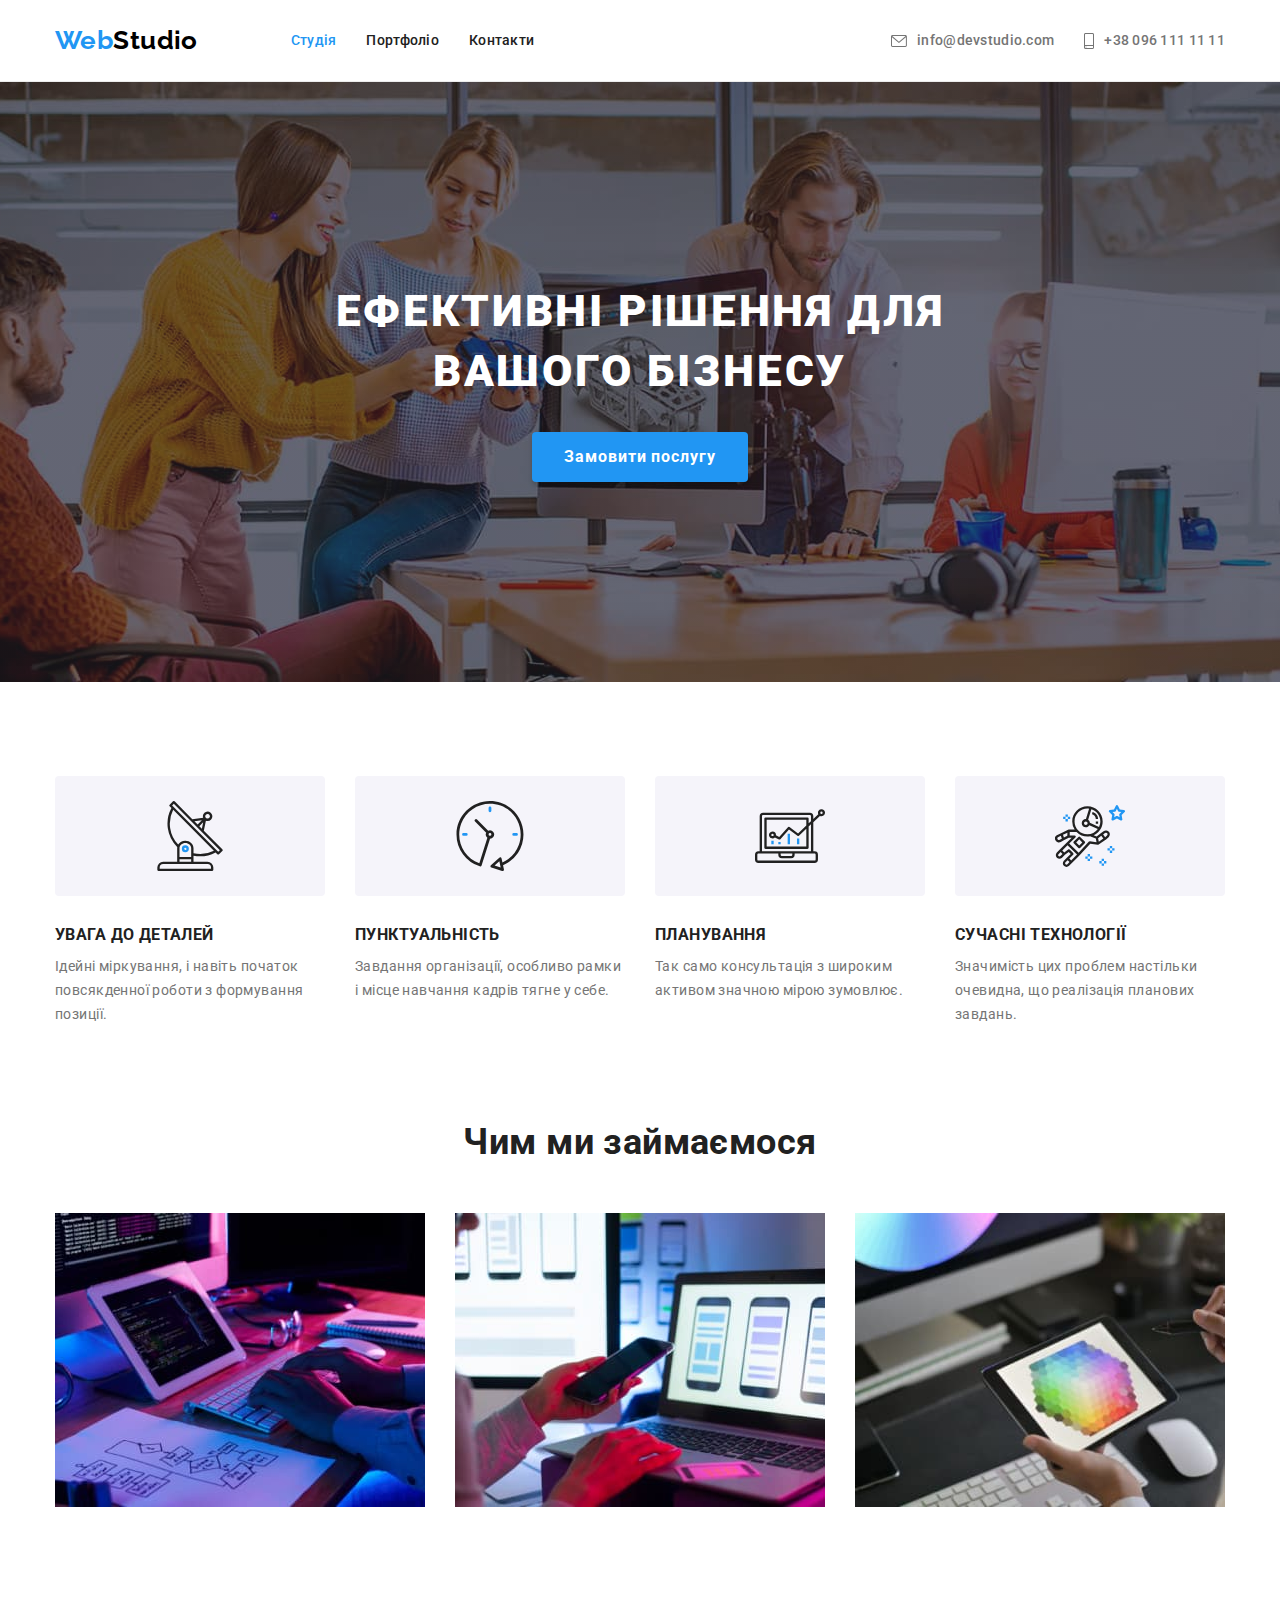
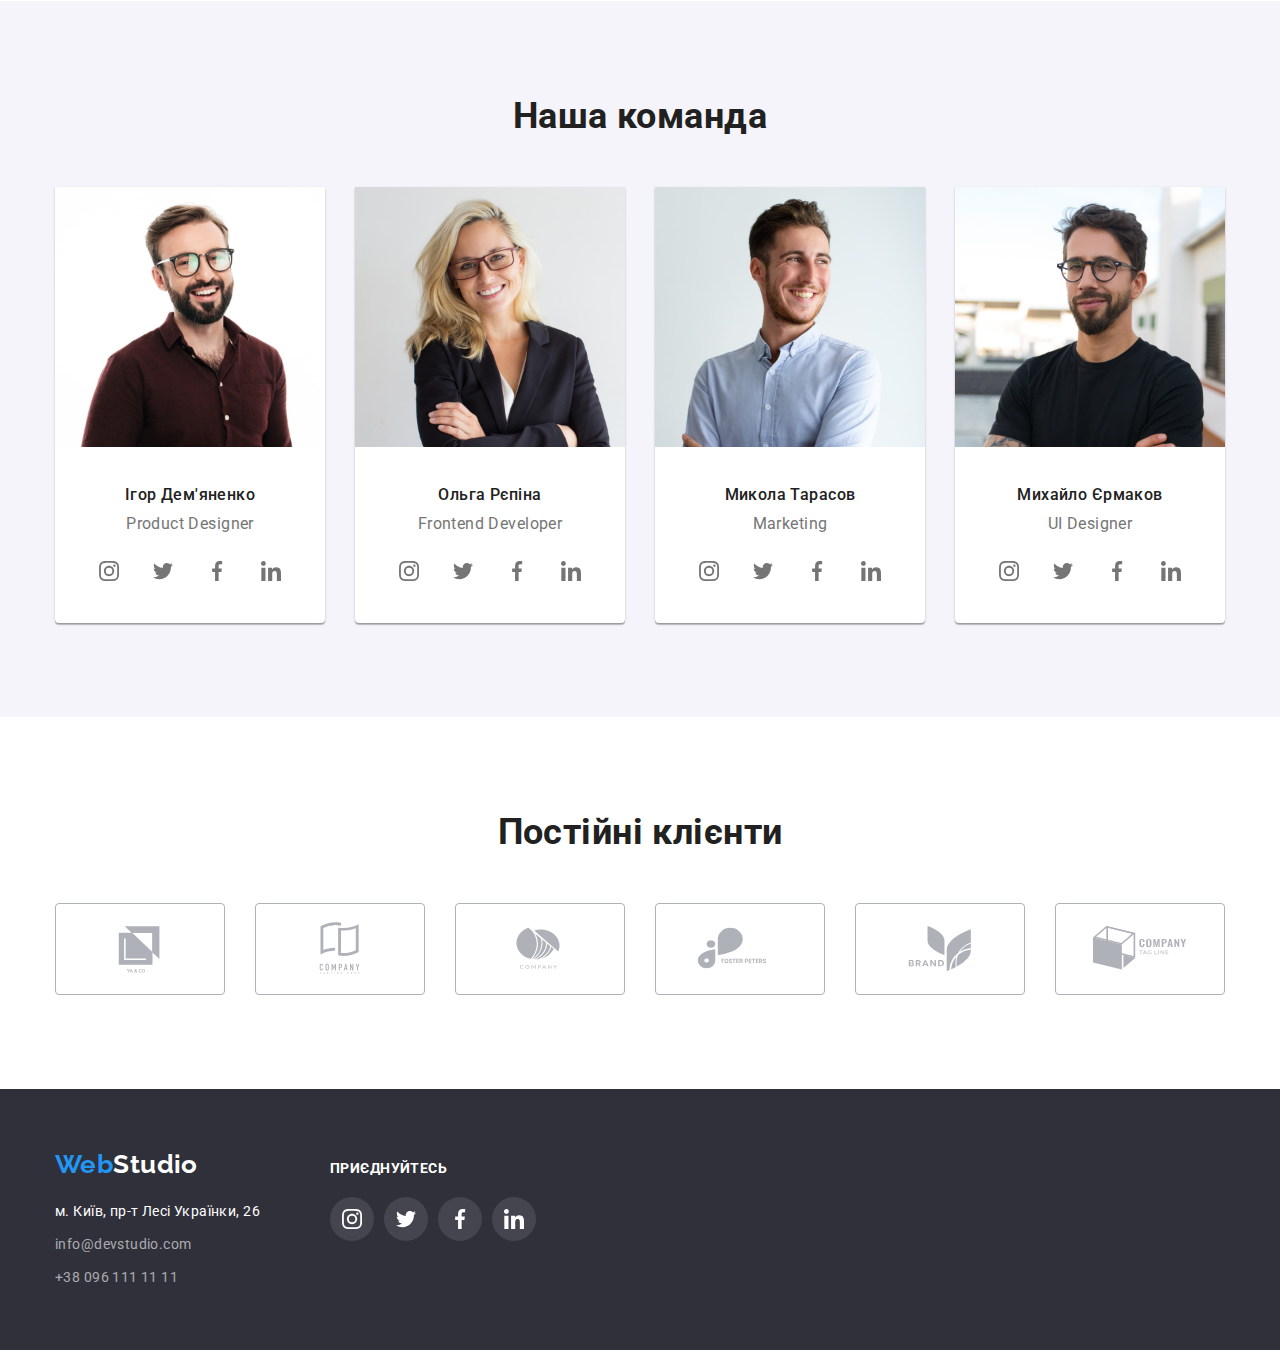
<file: index.html>
<!DOCTYPE html>
<html lang="uk">
<head>
    <meta charset="UTF-8">
    <meta http-equiv="X-UA-Compatible" content="IE=edge">
    <meta name="viewport" content="width=device-width, initial-scale=1.0">

    <link rel="stylesheet" href="https://cdnjs.cloudflare.com/ajax/libs/modern-normalize/1.1.0/modern-normalize.min.css">
    
    <link rel="preconnect" href="https://fonts.googleapis.com">
    <link rel="preconnect" href="https://fonts.gstatic.com" crossorigin>
    <link href="https://fonts.googleapis.com/css2?family=Raleway:wght@700&family=Roboto:wght@400;500;700;900&display=swap"
        rel="stylesheet">

    <link rel="stylesheet" href="./css/styles.css">
    <title>WebStudio</title>
</head>
<body>
    <!-- шапка -->
    <header>
        <div class="container header-flex">
            <nav class="nav">
                <a href="./index.html" class="logo primary"><span class="logoblue">Web</span>Studio</a>
                <ul class="site-nav list">
                    <li class="item"><a href="" class="links color current">Студія</a></li>
                    <li class="item"><a href="./portfolio.html" class="links color">Портфоліо</a></li>
                    <li class="item"><a href="" class="links color">Контакти</a></li>
                </ul>
            </nav>
            <ul class="connect-with-us list">
                <li class="item">
                    <a href="mailto:info@devstudio.com" class="links"> 
                        <svg class="icon mail">
                            <use href="./images/sprite.svg#icon-mail"></use>
                        </svg>
                        info@devstudio.com
                    </a>
                </li>

                <li class="item">
                    <a href="tel:+380961111111" class="links">
                        <svg class="icon tel">
                            <use href="./images/sprite.svg#icon-smartphone"></use>
                        </svg>
                        +38 096 111 11 11
                    </a>
                </li>
            </ul>
        </div>
    </header>
    <!-- мейн -->
    <main>
       <!-- герой -->
        <section class="hero">
            <div class="container hero-flex">
                <h1 class="hero-title">Ефективні рішення для вашого бізнесу</h1>
                <button type="button" class="button">Замовити послугу</button>
            </div>
        </section>
        <!-- головні якості -->
        <section class="section">
            <div class="qualities-flex container ">
                <h2 class="section-title hidden">Головні якості</h2>
                <ul class="qualities list">
                    <li class="item">
                        <div class="thumb">
                            <svg class="icon">
                                <use href="./images/sprite.svg#icon-antenna"></use>
                            </svg>
                        </div>
                        <h3 class="qualitie-title">УВАГА ДО ДЕТАЛЕЙ</h3>
                        <p>Ідейні міркування, і навіть початок повсякденної роботи з формування позиції.</p>
                    </li>

                    <li class="item">
                        <div class="thumb">
                            <svg class="icon">
                                <use href="./images/sprite.svg#icon-clock"></use>
                            </svg>
                        </div>
                        <h3 class="qualitie-title">ПУНКТУАЛЬНІСТЬ</h3>
                        <p>Завдання організації, особливо рамки і місце навчання кадрів тягне у себе.</p>
                    </li>

                    <li class="item">
                        <div class="thumb">
                            <svg class="icon">
                                <use href="./images/sprite.svg#icon-diagram"></use>
                            </svg>
                        </div>
                        <h3 class="qualitie-title">ПЛАНУВАННЯ</h3>
                        <p>Так само консультація з широким активом значною мірою зумовлює.</p>
                    </li>

                    <li class="item">
                        <div class="thumb">
                            <svg class="icon">
                                <use href="./images/sprite.svg#icon-astronaut"></use>
                            </svg>
                        </div>
                        <h3 class="qualitie-title">СУЧАСНІ ТЕХНОЛОГІЇ</h3>
                        <p>Значимість цих проблем настільки очевидна, що реалізація планових завдань.</p>
                    </li>
                </ul>
            </div>
        </section>
        <!-- чим ми займаємося -->
        <section class="section what-do-we-do">
            <div class="container activity-flex">
                <h2 class="section-title no-padding">Чим ми займаємося</h2>
                <ul class="activity list">
                    <li class="item"><img src="./images/wprocess1.jpg" width="370" height="294" alt="людина працює за планшетом з клавіатурою"></li> 
                    <li class="item"><img src="./images/wprocess2.jpg" width="370" height="294" alt="людина працює за ноутбуком" ></li>
                    <li class="item"><img src="./images/wprocess3.jpg"  width="370" height="294" alt="людина працює за планшетом"></li>
                </ul>
            </div>
        </section>
        <!-- наша команда -->
        <section class="team section">
            <div class="container">
                <h2 class="section-title">Наша команда</h2>
                <ul class="team-flex list">
                    <li class="item">
                        <img src="./images/igor'.jpg" width="270" height="260" alt="Ігор">
                        <h3 class="name">Ігор Дем'яненко</h3>
                        <p lang="en" class="role">Product Designer</p>
                        <ul class=" icons-team list">
                            <li class="item">
                                <a class="link" href="">
                                    <svg class="icon">
                                        <use href="./images/sprite.svg#icon-instagram"></use>
                                    </svg>
                                    <p class="hidden">instagram</p>
                                </a>
                            </li>
                            <li class="item">
                                <a class="link" href="">
                                    <svg class="icon">
                                        <use href="./images/sprite.svg#icon-twitter"></use>
                                    </svg>
                                    <p class="hidden">twitter</p>
                                </a>
                            </li>
                            <li class="item">
                                <a class="link" href="">
                                    <svg class="icon">
                                        <use href="./images/sprite.svg#icon-facebook"></use>
                                    </svg>
                                    <p class="hidden">facebook</p>
                                </a>
                            </li>
                            <li class="item">
                                <a class="link" href="">
                                    <svg class="icon">
                                        <use href="./images/sprite.svg#icon-linkedin"></use>
                                    </svg>
                                    <p class="hidden">linkedin</p>
                                </a>
                            </li>
                        </ul>
                    </li>

                    <li class="item">
                        <img src="./images/ol'ga.jpg" width="270" height="260" alt="Ольга">
                        <h3 class="name">Ольга Рєпіна</h3>
                        <p lang="en" class="role">Frontend Developer</p>
                        <ul class="icons-team list">
                            <li class="item">
                                <a class="link" href="">
                                    <svg class="icon">
                                        <use href="./images/sprite.svg#icon-instagram"></use>
                                    </svg>
                                    <p class="hidden">instagram</p>
                                </a>
                            </li>
                            <li class="item">
                                <a class="link" href="">
                                    <svg class="icon">
                                        <use href="./images/sprite.svg#icon-twitter"></use>
                                    </svg>
                                    <p class="hidden">twitter</p>
                                </a>
                            </li>
                            <li class="item">
                                <a class="link" href="">
                                    <svg class="icon">
                                        <use href="./images/sprite.svg#icon-facebook"></use>
                                    </svg>
                                    <p class="hidden">facebook</p>
                                </a>
                            </li>
                            <li class="item">
                                <a class="link" href="">
                                    <svg class="icon">
                                        <use href="./images/sprite.svg#icon-linkedin"></use>
                                    </svg>
                                    <p class="hidden">linkedin</p>
                                </a>
                            </li>
                        </ul>
                        </li>
                    </li>

                    <li class="item">
                        <img src="./images/mykola.jpg" width="270" height="260" alt="Микола">
                        <h3 class="name">Микола Тарасов</h3>
                        <p lang="en" class="role">Marketing</p>
                        <ul class="icons-team list">
                            <li class="item">
                                <a class="link" href="">
                                    <svg class="icon">
                                        <use href="./images/sprite.svg#icon-instagram"></use>
                                    </svg>
                                    <p class="hidden">instagram</p>
                                </a>
                            </li>
                            <li class="item">
                                <a class="link" href="">
                                    <svg class="icon">
                                        <use href="./images/sprite.svg#icon-twitter"></use>
                                    </svg>
                                    <p class="hidden">twitter</p>
                                </a>
                            </li>
                            <li class="item">
                                <a class="link" href="">
                                    <svg class="icon">
                                        <use href="./images/sprite.svg#icon-facebook"></use>
                                    </svg>
                                    <p class="hidden">facebook</p>
                                </a>
                            </li>
                            <li class="item">
                                <a class="link" href="">
                                    <svg class="icon">
                                        <use href="./images/sprite.svg#icon-linkedin"></use>
                                    </svg>
                                    <p class="hidden">linkedin</p>
                                </a>
                            </li>
                        </ul>
                        </li>
                    </li>
                    
                    <li class="item">
                        <img src="./images/mykhail.jpg" width="270" height="260" alt="Михайло">
                        <h3 class="name">Михайло Єрмаков</h3>
                        <p lang="en" class="role">UI Designer</p>
                        <ul class="icons-team list">
                            <li class="item">
                                <a class="link" href="">
                                    <svg class="icon">
                                        <use href="./images/sprite.svg#icon-instagram"></use>
                                    </svg>
                                    <p class="hidden">instagram</p>
                                </a>
                            </li>
                            <li class="item">
                                <a class="link" href="">
                                    <svg class="icon">
                                        <use href="./images/sprite.svg#icon-twitter"></use>
                                    </svg>
                                    <p class="hidden">twitter</p>
                                </a>
                            </li>
                            <li class="item">
                                <a class="link" href="">
                                    <svg class="icon">
                                        <use href="./images/sprite.svg#icon-facebook"></use>
                                    </svg>
                                    <p class="hidden">facebook</p>
                                </a>
                            </li>
                            <li class="item">
                                <a class="link" href="">
                                    <svg class="icon">
                                        <use href="./images/sprite.svg#icon-linkedin"></use>
                                    </svg>
                                    <p class="hidden">linkedin</p>
                                </a>
                            </li>
                        </ul>
                        </li>
                    </li>
                </ul>
            </div>
       </section>
       <!-- наші клієнти -->
       <section class="clients section">
            <div class="container">
                <h2 class="section-title">Постійні клієнти</h2>
                <ul class="clients-flex list">
                    <li class="item">
                        <a class="link" href="">
                            <svg class="icon">
                                <use href="./images/sprite.svg#icon-Logo1"></use>
                            </svg>
                        </a>
                    </li>

                   <li class="item">
                       <a class="link" href="">
                            <svg class="icon">
                                <use href="./images/sprite.svg#icon-Logo2"></use>
                            </svg>
                       </a>
                   </li>

                   <li class="item">
                       <a class="link" href="">
                           <svg class="icon">
                                <use href="./images/sprite.svg#icon-Logo3"></use>
                            </svg>
                       </a>
                   </li>

                   <li class="item">
                       <a class="link" href="">
                            <svg class="icon">
                                <use href="./images/sprite.svg#icon-Logo4"></use>
                            </svg>
                       </a>
                   </li>

                   <li class="item">
                       <a class="link" href="">
                            <svg class="icon">
                                <use href="./images/sprite.svg#icon-Logo5"></use>
                            </svg>
                       </a>
                   </li>

                   <li class="item">
                       <a class="link" href="">
                           <svg class="icon">
                               <use href="./images/sprite.svg#icon-Logo6"></use>
                           </svg>
                       </a>
                   </li>
                </ul>
            </div>
       </section>
    </main>
    <!-- підвал -->
    <footer>
        <div class="container footer-flex">
            <div class="street">
                <a href="./index.html" class="logo secondary"><span class="logoblue">Web</span>Studio</a>
                <address>
                    <p class="address color">м. Київ, пр-т Лесі Українки, 26</p>
                    <ul class="contact-with-us list">
                        <li class="item"><a href="mailto:info@devstudio.com" class="links">info@devstudio.com</a></li>
                        <li class="item"><a href="tel:+380961111111" class="links">+38 096 111 11 11</a></li>
                    </ul>
                </address>
            </div>
            <div class="join-us">
                <p class="qualitie-title white">Приєднуйтесь</p>
                <ul class=" icons-join-us list">
                    <li class="item">
                        <a class="link" href="">
                            <svg class="icon">
                                <use href="./images/sprite.svg#icon-instagram"></use>
                            </svg>
                            <p class="hidden">instagram</p>
                        </a>
                    </li>
                    <li class="item">
                        <a class="link" href="">
                            <svg class="icon">
                                <use href="./images/sprite.svg#icon-twitter"></use>
                            </svg>
                            <p class="hidden">twitter</p>
                        </a>
                    </li>
                    <li class="item">
                        <a class="link" href="">
                            <svg class="icon">
                                <use href="./images/sprite.svg#icon-facebook"></use>
                            </svg>
                            <p class="hidden">facebook</p>
                        </a>
                    </li>
                    <li class="item">
                        <a class="link" href="">
                            <svg class="icon">
                                <use href="./images/sprite.svg#icon-linkedin"></use>
                            </svg>
                            <p class="hidden">linkedin</p>
                        </a>
                    </li>
                </ul>
            </div>
        </div>
    </footer>
</body>
</html>
</file>
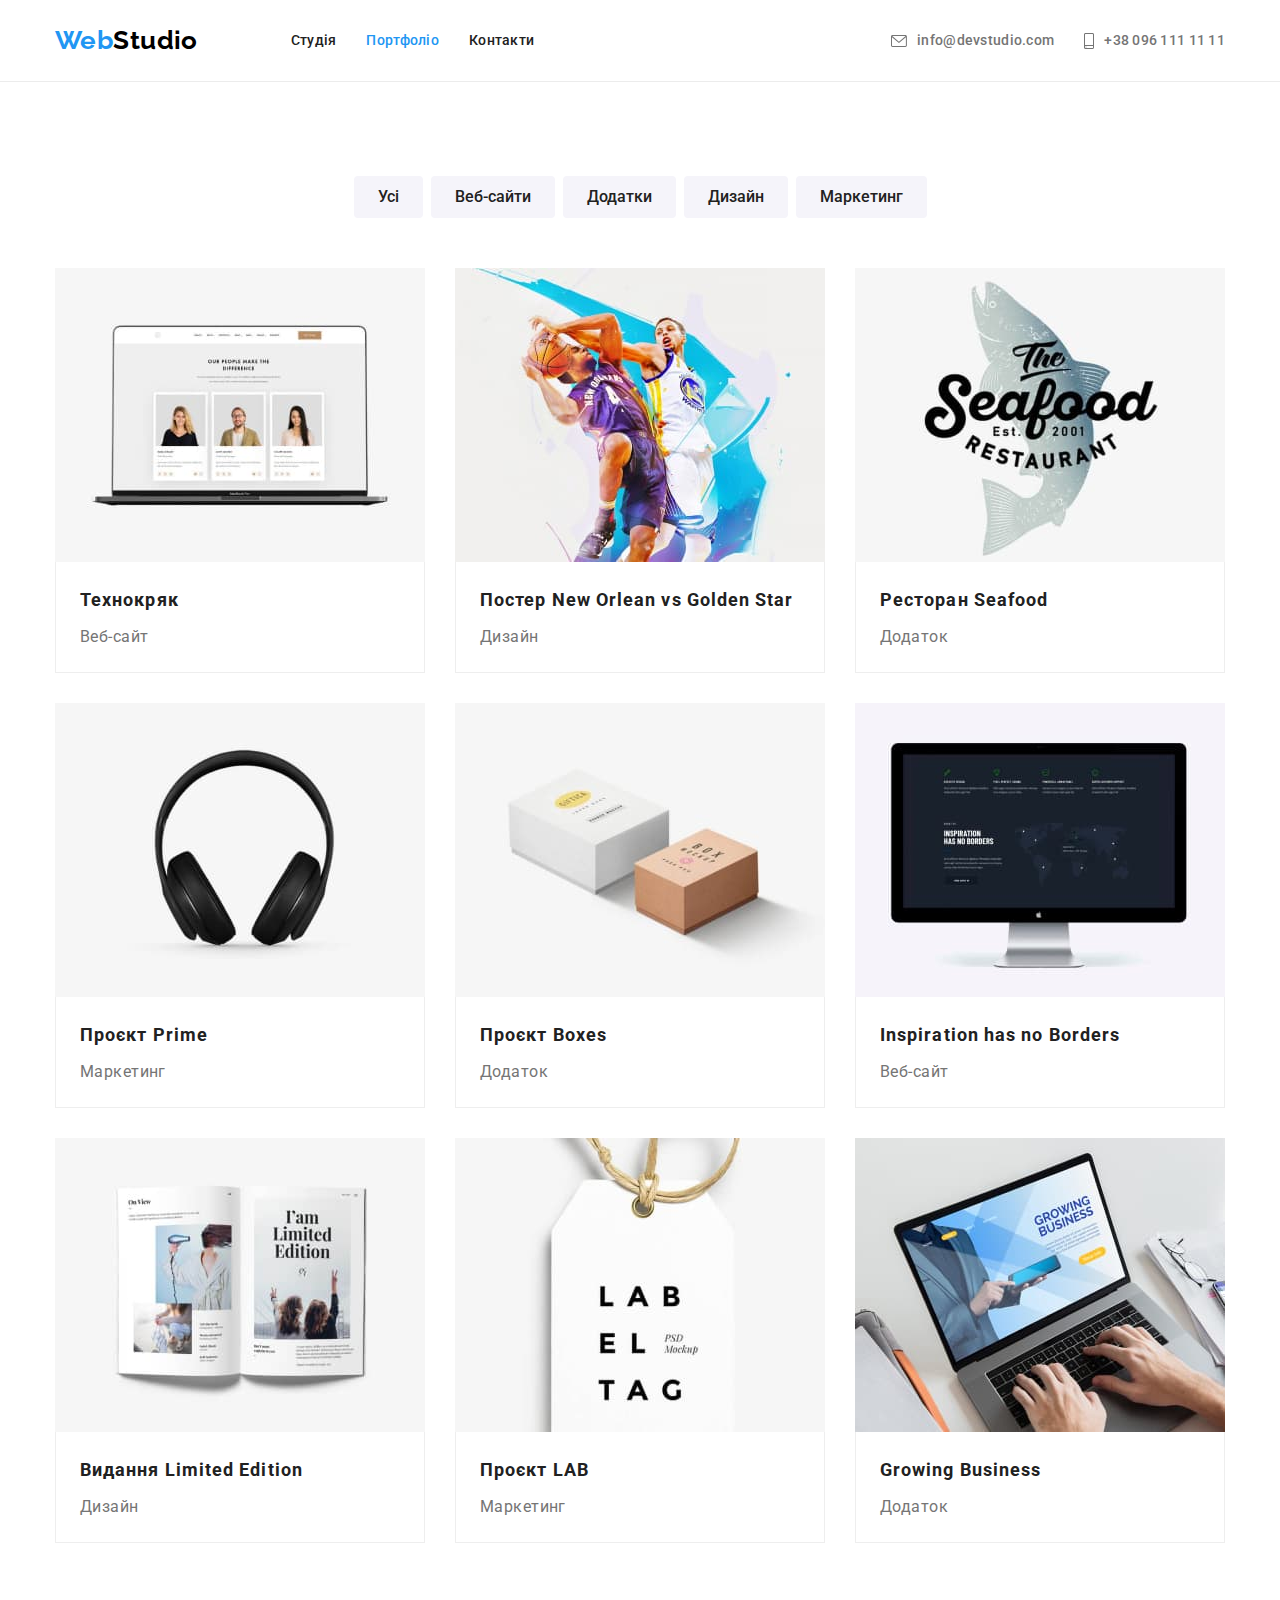
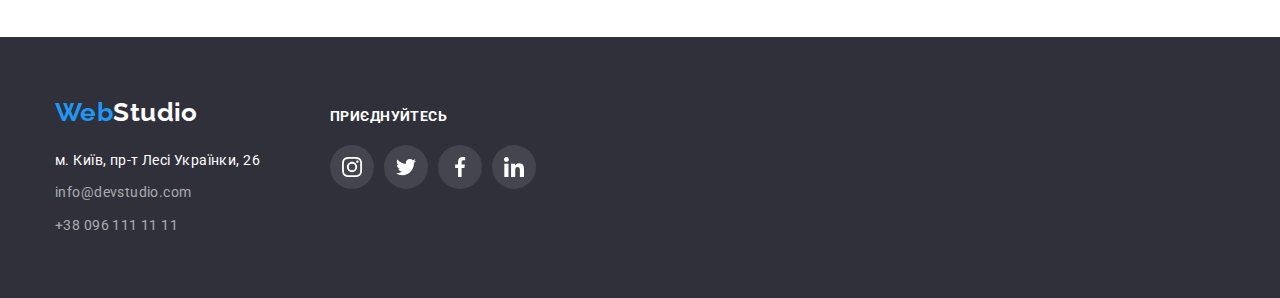
<file: portfolio.html>
<!DOCTYPE html>
<html lang="uk">
<head>
    <meta charset="UTF-8">
    <meta http-equiv="X-UA-Compatible" content="IE=edge">
    <meta name="viewport" content="width=device-width, initial-scale=1.0">

    <link rel="stylesheet" href="https://cdnjs.cloudflare.com/ajax/libs/modern-normalize/1.1.0/modern-normalize.min.css">

    <link rel="preconnect" href="https://fonts.googleapis.com">
    <link rel="preconnect" href="https://fonts.gstatic.com" crossorigin>
    <link href="https://fonts.googleapis.com/css2?family=Raleway:wght@700&family=Roboto:wght@400;500;700;900&display=swap"
        rel="stylesheet">

     <link rel="stylesheet" href="./css/styles.css">
    <title>Portfolio</title>
</head>
<body>
    <!-- шапка -->
     <header>
         <div class="container header-flex">
             <nav class="nav">
                 <a href="./index.html" class="logo primary"><span class="logoblue">Web</span>Studio</a>
                 <ul class="site-nav list">
                     <li class="item"><a href="./index.html" class="links color">Студія</a></li>
                     <li class="item"><a href="" class="links color current">Портфоліо</a></li>
                     <li class="item"><a href="" class="links color">Контакти</a></li>
                 </ul>
             </nav>
             <ul class="connect-with-us list">
                 <li class="item">
                     <a href="mailto:info@devstudio.com" class="links">
                         <svg class="icon mail">
                             <use href="./images/sprite.svg#icon-mail"></use>
                         </svg>
                         info@devstudio.com
                     </a>
                 </li>

                 <li class="item">
                     <a href="tel:+380961111111" class="links">
                         <svg class="icon tel">
                             <use href="./images/sprite.svg#icon-smartphone"></use>
                         </svg>
                         +38 096 111 11 11
                     </a>
                 </li>
             </ul>
         </div>
     </header>
    <!-- мейн -->
    <main>
        <!-- Список робіт -->
        <section class="section">
            <div class="container">
                <h1 class="section-title hidden">Портфоліо</h1>
                <ul class="buttons list">
                    <li class="item"><button type="button" class="radio-button">Усі</button></li>
                    <li class="item"><button type="button" class="radio-button">Веб-сайти</button></li>
                    <li class="item"><button type="button" class="radio-button">Додатки</button></li>
                    <li class="item"><button type="button" class="radio-button">Дизайн</button></li>
                    <li class="item"><button type="button" class="radio-button">Маркетинг</button></li>
                </ul>
                <ul class="projects list">
                    <li class="item">
                        <a href="" class="link">
                             <img src="./images/laptop.jpg" alt="ноут" width="370" height="294">
                             <div class="project-content">
                                 <h2 class="project-title">Технокряк</h2>
                                 <p class="project-description">Веб-сайт</p>
                             </div>
                        </a>
                    </li>

                    <li class="item">
                        <a href="" class="link">
                            <img src="./images/players.jpg" alt="баскетболісти" width="370" height="294">
                            <div class="project-content">
                                <h2 class="project-title">Постер New Orlean vs Golden Star</h2>
                                <p class="project-description">Дизайн</p>
                            </div>
                        </a>
                    </li>

                    <li class="item">
                        <a href="" class="link">
                            <img src="./images/restaurant_logo.jpg" alt="лого ресторану" width="370" height="294">
                            <div class="project-content">
                                <h2 class="project-title">Ресторан Seafood</h2>
                                <p class="project-description">Додаток</p>
                            </div>
                        </a>
                    </li>

                    <li class="item">
                        <a href="" class="link">
                             <img src="./images/headphones.jpg" alt="навушники" width="370" height="294">
                             <div class="project-content">
                                 <h2 class="project-title">Проєкт Prime</h2>
                                 <p class="project-description">Маркетинг</p>
                             </div>
                        </a>
                    </li>

                    <li class="item">
                        <a href="" class="link">
                            <img src="./images/boxes.jpg" alt="коробки" width="370" height="294">
                            <div class="project-content">
                                <h2 class="project-title">Проєкт Boxes</h2>
                                <p class="project-description">Додаток</p>
                            </div>
                        </a>
                    </li>

                    <li class="item">
                        <a href="" class="link">
                            <img src="./images/monitor.jpg" alt="монітор" width="370" height="294">
                            <div class="project-content">
                                <h2 class="project-title">Inspiration has no Borders</h2>
                                <p class="project-description">Веб-сайт</p>
                            </div>
                        </a>
                    </li>

                    <li class="item">
                        <a href="" class="link">
                            <img src="./images/book.jpg" alt="книга" width="370" height="294">
                            <div class="project-content">
                                <h2 class="project-title">Видання Limited Edition</h2>
                                <p class="project-description">Дизайн</p>
                            </div>
                        </a>
                    </li>

                    <li class="item">
                        <a href="" class="link">
                            <img src="./images/tag.jpg" alt="бірка" width="370" height="294">
                            <div class="project-content">
                                <h2 class="project-title">Проєкт LAB</h2>
                                <p class="project-description">Маркетинг</p>
                            </div>
                        </a>
                    </li>
                    
                    <li class="item">
                        <a href="" class="link">
                            <img src="./images/laptop2.jpg" alt="ноут" width="370" height="294">
                            <div class="project-content">
                                <h2 class="project-title">Growing Business</h2>
                                <p class="project-description">Додаток</p>
                            </div>
                        </a>
                    </li>
                </ul>
            </div>
        </section>
    </main>
    <!-- підвал -->
      <footer>
          <div class="container footer-flex">
              <div class="street">
                  <a href="./index.html" class="logo secondary"><span class="logoblue">Web</span>Studio</a>
                  <address>
                      <p class="address color">м. Київ, пр-т Лесі Українки, 26</p>
                      <ul class="contact-with-us list">
                          <li class="item"><a href="mailto:info@devstudio.com" class="links">info@devstudio.com</a></li>
                          <li class="item"><a href="tel:+380961111111" class="links">+38 096 111 11 11</a></li>
                      </ul>
                  </address>
              </div>
              <div class="join-us">
                  <p class="qualitie-title white">Приєднуйтесь</p>
                  <ul class=" icons-join-us list">
                      <li class="item">
                          <a class="link" href="">
                              <svg class="icon">
                                  <use href="./images/sprite.svg#icon-instagram"></use>
                              </svg>
                              <p class="hidden">instagram</p>
                          </a>
                      </li>
                      <li class="item">
                          <a class="link" href="">
                              <svg class="icon">
                                  <use href="./images/sprite.svg#icon-twitter"></use>
                              </svg>
                              <p class="hidden">twitter</p>
                          </a>
                      </li>
                      <li class="item">
                          <a class="link" href="">
                              <svg class="icon">
                                  <use href="./images/sprite.svg#icon-facebook"></use>
                              </svg>
                              <p class="hidden">facebook</p>
                          </a>
                      </li>
                      <li class="item">
                          <a class="link" href="">
                              <svg class="icon">
                                  <use href="./images/sprite.svg#icon-linkedin"></use>
                              </svg>
                              <p class="hidden">linkedin</p>
                          </a>
                      </li>
                  </ul>
              </div>
          </div>
      </footer>
</body>
</html>
</file>
<file: css/styles.css>
/* Цвета */
:root {
    --background-primary-color: #FFFFFF;
    --background-secondary-color: #2F303A;
    --background-team-color: #F5F4FA;
    --text-primary-color: #757575;
    --text-secondary-color: #212121;
    --accent: #2196F3;
    --black: #000000;
    --white: #FFFFFF;
    --background-border-color-portfolio-works: #EEEEEE;
    --background-buttons-color: #F5F4FA;
    --contact-links-f: rgba(255, 255, 255, 0.6);
    --button-portfolio-color: rgba(0, 0, 0, 0.15);
    --header-border-color : #ECECEC;
    --team-border-color-alpha-zero-twelve: rgba(0, 0, 0, 0.12);
    --team-border-color-alpha-zero-fourteen: rgba(0, 0, 0, 0.14);
    --team-border-color-alpha-zero-two: rgba(0, 0, 0, 0.2);
    --button-portfolio-shadow-alpha-zero-one: rgba(0, 0, 0, 0.1);
    --button-portfolio-shadow-alpha-apha-zerozero-eight: rgba(0, 0, 0, 0.08);
    --button-portfolio-shadow-alpha-zero-twelve: rgba(0, 0, 0, 0.12);
    --social-networks-icons-color: #AFB1B8;
    --footer-join-us-icons-background: rgba(255, 255, 255, 0.1);
}   

body {
    background-color: var(--background-primary-color);
    color: var(--text-primary-color);

    font-family: Roboto, sans-serif;
    font-size: 14px;
    line-height: 1.71;
    letter-spacing: 0.03em;
}

.container {
    width: 1200px;
    margin-left: auto;
    margin-right: auto;
   
    padding-left: 15px;
    padding-right: 15px;
}

/* Утилиты */
.list {
    list-style: none;
    margin: 0;
    padding: 0;
}

a {
    text-decoration: none;
}

h1,h2,h3,h4,h5,h6 {
    margin: 0;
}

p {
    margin: 0;
}

/* Шапка */
.logo {
    font-family: Raleway, sans-serif;
    font-weight: 700;
    font-size: 26px;
    line-height: 1.2;
    
    margin-right: 93px;

    padding-top: 25px;
    padding-bottom: 25px;
}
/* колір верхнього лого */
.logo.primary {
    color: var(--black);
}
/* колір половини лого */
.logoblue {
    color: var(--accent);
}


/* навігація сайту та мейл/тел */
.site-nav .links, 
.connect-with-us .links {
    color:inherit;

    font-weight: 500;
    line-height: 1.14;
    letter-spacing: 0.02em; 
    
    display: flex;
    padding-top: 32px;
    padding-bottom: 32px;

    max-width: 100%;
    max-height: 100%;
}
/* текуща сторінка */
.site-nav .links.current {
    color: var(--accent);
}
/* колір мейл/тел */
.links.color {
    color: var(--text-secondary-color);
}
/* ефекти навігації */
.site-nav .links:hover,
.site-nav .links:focus {
    color: var(--accent);
}
/* ефекти мейл/тел */
.connect-with-us .links:hover,
.connect-with-us .links:focus {
    color: var(--accent);
}
/* іконки */
.connect-with-us .icon { 
    fill: currentColor;
    margin-right: 10px;
}

.icon.mail { 
    width: 16px;
    height: 12px;
}

.icon.tel { 
    width: 10px;
    height: 16px;
}

header {
    border-bottom: 1px solid var(--header-border-color);
}

.header-flex,
.nav,
.site-nav,
.connect-with-us,
.connect-with-us .item,
.connect-with-us a{ 
    display: flex;  
    align-items: center;
}

.site-nav > .item:not(:last-child),
.connect-with-us > .item:not(:last-child) {
    margin-right: 30px;
}

.connect-with-us {
    margin-left: auto;
}



/* МЕЙН index.html */

/* Герой */
.hero {

    background-color: var(--background-secondary-color);

    text-align: center;   

    padding-top: 200px;
    padding-bottom: 200px;
    

    max-width: 1600px;
    height: 600px;
    background-image: linear-gradient(
        to right, 
        rgba(47, 48, 58, 0.4),    
        rgba(47, 48, 58, 0.4) 
        ),
        url(../images/bg.jpg);
    background-repeat: no-repeat;
    background-position: center;
    background-size: cover;
}
/* Заголовог героя */
.hero-title {
    color: var(--white);
   
    font-weight: 900;
    font-size: 44px;
    line-height: 1.36;
    text-align: center;
    letter-spacing: 0.06em;
    text-transform: uppercase;

    margin-bottom: 30px;
}
/* Ширина блоку героя */
.hero-flex {
    width: 696px;
}
/* Кнопка Замовити послуги */
.button {
    background-color: var(--accent);
    color: var(--white);

    font-family: inherit;
    font-weight: 700;
    font-size: 16px;
    line-height: 1.88;
    letter-spacing: 0.06em;
    cursor: pointer;
    text-align: center;

    border: none;
    border-radius: 4px;
    box-shadow: 0px 4px 4px var(--button-portfolio-color);
    
    padding-top: 10px;
    padding-right: 32px;
    padding-bottom: 10px;
    padding-left: 32px;

}
/* ховер кнопки */
.button:hover,
.button:focus {
    color:var(--background-secondary-color);
}
/* Заголовок усіх секцій, окрім героя*/
.section-title {
    color: var(--text-secondary-color);
    
    font-weight: 700;
    font-size: 36px;
    line-height: 1.17;
    text-align: center;

    margin-bottom: 50px;
}
/* Падінги для усіх секцій */
.section {
    padding-top: 94px;
    padding-bottom: 94px;;
}

/* Головні якості */
/* скритий заголовок */
.hidden {
    position: absolute;
    width: 1px;
    height: 1px;
    margin: -1px;
    border: 0;
    padding: 0;
    
    white-space: nowrap;
    clip-path: inset(100%);
    clip: rect(0 0 0 0);
    overflow: hidden;
}
/* Заголовки якостей */
.qualitie-title {
    color: var(--text-secondary-color);
   
    font-weight: 700;
    line-height: 1.14;
    text-transform: uppercase;

    margin-bottom: 10px;
}
/* Позиціювання якостей */
.qualities-flex { 
    display: flex;
}

.qualities {
    display: flex;
}

.qualities > .item {
    width : calc((100% - 90px)/4);
}

.qualities > .item:not(:last-child) {
    margin-right: 30px;
}
/* Зображення над якостями */
/* фон */
.qualities .thumb {

    background-color: var(--background-team-color);
    border-radius: 4px;

    width: 270px;
    height: 120px;

    margin-bottom: 30px;

    display: flex;
    justify-content: center;
    align-items: center;
}
/* іконки */
.qualities .icon {
    display: flex;
    width: 70px;
    height: 70px;
}


/* Що робимо */
/* Позиціюфання */
.what-do-we-do {
    padding-top: 0px;
}

.activity {
    display: flex;   
}

.activity > .item:not(:last-child) {
    margin-right: 30px;
}

.activity > .item > img {
    display: block;
}   

/* Наша команда */
.team {
    background-color: var(--background-team-color);
}

.name {
    color: var(--text-secondary-color);
    
    font-weight: 500;
    font-size: 16px;
    line-height: 1.19;
    text-align: center;

    margin-top: 30px;
}

.role {
    font-size: 16px;
    line-height: 1.19;
    text-align: center;

    margin-top: 10px;
    margin-bottom: 16px;
}

.team-flex { 
    display: flex;
}

.team-flex > .item:not(:last-child) {
    margin-right: 30px;
}

.team-flex > .item {
    background-color: var(--background-primary-color);

    box-shadow: 0px 1px 3px var(--team-border-color-alpha-zero-twelve),
                0px 1px 1px var(--team-border-color-alpha-zero-fourteen),
                0px 2px 1px var(--team-border-color-alpha-zero-two);
    border-radius: 0px 0px 4px 4px;


    padding-bottom: 30px;
}

/* іконки */
.icons-team {
    display: flex;
    justify-content: center;
}

.icons-team .link {
    
    color: inherit;

    width: 44px;
    height: 44px;

    display: flex;
    justify-content: center;
    align-items: center;
    
    border-radius: 50%;
}

.icons-team .item:not(:last-child) {
    margin-right: 10px;
}

.icons-team .icon {
    width: 20px;
    height: 20px;
    fill: currentColor;
}

.icons-team .link:hover,
.icons-team .link:focus {
    color: var(--white);
    background-color: var(--accent);
}

/* Постійни клієнти */
.clients {
    text-align: center;
}
.clients-flex {
    display: flex;
}
.clients .link {
    
    color: var(--social-networks-icons-color);

    width: 170px;
    height: 92px;
    border: 1px solid var(--social-networks-icons-color);
    border-radius: 4px;

    display: flex;
    justify-content: center;
    align-items: center;
}

.clients .link:hover,
.clients .link:focus {
    border: 1px solid var(--accent);
}

.clients .item:not(:last-child) {
    margin-right: 30px;
}

.clients .icon{
    width: 106px;
    height: 60px;
    fill: currentColor;
}

.clients .item:hover .icon,
.clients .item:focus .icon {
    fill: var(--accent);
}
/* МЕЙН portfolio.html */

/* кнопки фільтру */
.radio-button {
    color: var(--text-secondary-color);
    background-color: var(--background-buttons-color);

    font-family: inherit;
    font-weight: 500;
    font-size: 16px;
    line-height: 1.62;
    text-align: center;
    cursor: pointer;

    border-radius: 4px;
    border-color: transparent;

    padding-top: 6px;
    padding-right: 22px;
    padding-bottom: 6px;
    padding-left: 22px;
}


/* Ховер */
.radio-button:hover,
.radio-button:focus {
    background-color: var(--accent);
    color: var(--white);

    border-radius: 4px;
    box-shadow: 0px 3px 1px var(--button-portfolio-shadow-alpha-zero-one),
                0px 1px 2px var(--button-portfolio-shadow-alpha-apha-zerozero-eight),
                0px 2px 2px var(--button-portfolio-shadow-alpha-zero-twelve);
}
/* Проекти */
.project-title {
    color: var(--text-secondary-color);

    font-weight: 700;
    font-size: 18px;
    line-height: 2;
    letter-spacing: 0.06em;
}

.project-description {
    color: var(--text-primary-color);

    font-size: 16px;
    line-height: 1.88;
}

.buttons {
    display: flex;
    justify-content: center;
    margin-bottom: 50px;
}

.buttons > .item:not(:last-child) { 
    margin-right: 8px;
}

.projects {
    display: flex;
    flex-wrap: wrap;
}

.projects  .item {
    margin-right: 30px;
    margin-bottom: 30px;
    
    flex-basis: calc((100% - 60px)/3);
}
.projects  .item:nth-child(3n) {
    margin-right: 0px;
}

.projects  .item:nth-last-child(-n+3) {
    margin-bottom: 0px;
}

.projects img {
    display: block;
}

.project-content {
    padding: 20px 24px;
    border: 1px solid var(--background-border-color-portfolio-works); 
    border-top: none;
}

.project-content > h2 {
    margin-bottom: 4px;
}

/* hover */
.projects .link:hover,
.projects .link:focus {
    display: block;
    box-shadow: 0px 1px 1px rgba(0, 0, 0, 0.12), 
                0px 4px 4px rgba(0, 0, 0, 0.06),
                1px 4px 6px rgba(0, 0, 0, 0.16);
}
/* Підвал */
footer {
    background-color: var(--background-secondary-color);
}
/* колір нижнього лого */
.logo.secondary {
    color: var(--white);
}
/* колір адреси */
.address.color {
    color: var(--white);
}
/* стилі адреси та мейл/тел */
.address,
.contact-with-us .links {
    color: var(--contact-links-f);
    font-style: normal;

}
.contact-with-us .links:hover,
.contact-with-us .links:focus {
    color: var(--accent);
}

footer {
    padding-top: 60px;
    padding-bottom: 60px;
}

.footer-flex {
    display: flex;
    align-items: baseline;
}

.street{
    display: flex;
    flex-direction: column;
}
.street > a {
    margin-right: 0px;
    padding: 0px;
}

address {
    margin-top: 20px;
}

.address {
    margin-bottom: 9px;
}

.contact-with-us > .item:not(:last-child) {
    margin-bottom: 9px;
}

/* приєднуйся */
.join-us {
    margin-left: 70px;
}

.qualitie-title.white { 
    color: var(--white);
    margin-bottom: 20px;
}

/* іконки */
.icons-join-us {
    display: flex;
    justify-content: center;
}

.icons-join-us .link {
    
    color: var(--white);
    background-color: var(--footer-join-us-icons-background);

    width: 44px;
    height: 44px;

    display: flex;
    justify-content: center;
    align-items: center;
    
    border-radius: 50%;
}

.icons-join-us .item:not(:last-child) {
    margin-right: 10px;
}

.icons-join-us .icon {
    width: 20px;
    height: 20px;
    fill: currentColor;
}

.icons-join-us .link:hover,
.icons-join-us .link:focus {
    color: var(--white);
    background-color: var(--accent);
}
</file>
